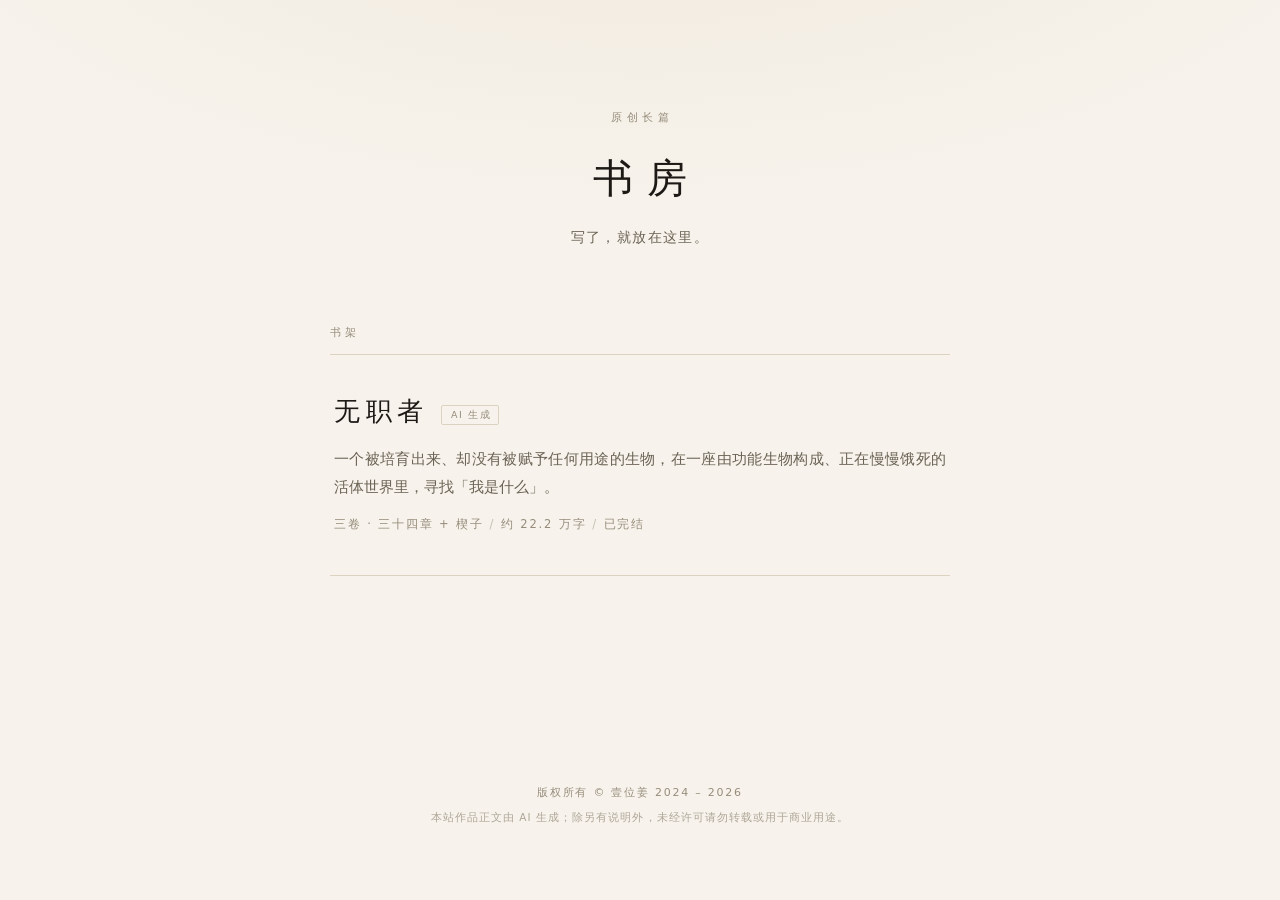
<file: site/index.html>
<!doctype html>
<html lang="zh-CN">
<head>
<meta charset="utf-8">
<meta name="viewport" content="width=device-width, initial-scale=1">
<title>书房 ·《无职者》全本在线阅读</title>
<meta name="description" content="《无职者》全本在线阅读：一个被培育出来、却没有被赋予任何用途的生物，在一座正在慢慢饿死的活体世界里，寻找「我是什么」。">
<meta property="og:type" content="website">
<meta property="og:site_name" content="书房">
<meta property="og:title" content="书房 ·《无职者》全本在线阅读">
<meta property="og:description" content="一个被培育出来、却没有被赋予任何用途的生物，在一座正在慢慢饿死的活体世界里，寻找「我是什么」。">
<meta property="og:image" content="https://abitginger.top/novels/assets/og-shelf.png">
<meta property="og:image:width" content="1200">
<meta property="og:image:height" content="1200">
<meta property="og:image:alt" content="书房 ·《无职者》全本在线阅读">
<meta property="og:url" content="https://abitginger.top/novels/">
<meta property="og:locale" content="zh_CN">
<meta name="twitter:card" content="summary_large_image">
<meta name="twitter:title" content="书房 ·《无职者》全本在线阅读">
<meta name="twitter:description" content="一个被培育出来、却没有被赋予任何用途的生物，在一座正在慢慢饿死的活体世界里，寻找「我是什么」。">
<meta name="twitter:image" content="https://abitginger.top/novels/assets/og-shelf.png">
<link rel="image_src" href="https://abitginger.top/novels/assets/og-shelf.png">
<link rel="icon" href="./assets/favicon.svg" type="image/svg+xml">
<link rel="apple-touch-icon" href="./assets/favicon.png">
<style>
  :root {
    --paper: #f7f3ec;
    --paper-2: #efe8db;
    --ink: #1d1a16;
    --ink-2: #3d3830;
    --ink-3: #6b6355;
    --muted: #968c7b;
    --line: #dcd2c0;
    --accent: #8c5a2b;
    --serif: "Source Han Serif SC", "Noto Serif CJK SC", "Songti SC", "STSong", "SimSun", "Georgia", serif;
    --sans: "PingFang SC", "Hiragino Sans GB", "Microsoft YaHei", "Segoe UI", system-ui, sans-serif;
  }
  @media (prefers-color-scheme: dark) {
    :root {
      --paper: #15130f;
      --paper-2: #1d1a15;
      --ink: #e9e1d3;
      --ink-2: #c9c0b0;
      --ink-3: #9d9484;
      --muted: #877e6f;
      --line: #2f2a22;
      --accent: #d19d66;
    }
  }
  * { box-sizing: border-box; }
  html { -webkit-text-size-adjust: 100%; }
  body {
    margin: 0;
    min-height: 100vh;
    background: var(--paper);
    background-image: radial-gradient(1200px 600px at 50% -200px, var(--paper-2), transparent 70%);
    background-attachment: fixed;
    color: var(--ink);
    font-family: var(--serif);
    line-height: 1.9;
    display: flex;
    flex-direction: column;
    align-items: center;
    padding: 12vh 24px 8vh;
  }
  main { width: 100%; max-width: 620px; flex: 1 0 auto; display: flex; flex-direction: column; }

  header { text-align: center; margin-bottom: 8vh; }
  .kicker {
    font-family: var(--sans);
    font-size: 11px;
    letter-spacing: .42em;
    text-indent: .42em;
    color: var(--muted);
    margin: 0 0 22px;
  }
  h1 {
    font-size: 40px;
    font-weight: 400;
    letter-spacing: .34em;
    text-indent: .34em;
    margin: 0 0 18px;
    line-height: 1.4;
  }
  .sub {
    font-size: 14px;
    letter-spacing: .1em;
    color: var(--ink-3);
    margin: 0;
  }

  .shelf-label {
    font-family: var(--sans);
    font-size: 11px;
    letter-spacing: .36em;
    color: var(--muted);
    border-bottom: 1px solid var(--line);
    padding-bottom: 10px;
    margin: 0 0 4px;
  }

  .book {
    display: block;
    text-decoration: none;
    color: inherit;
    padding: 28px 4px;
    border-bottom: 1px solid var(--line);
    transition: padding-left .25s ease, border-color .25s ease;
  }
  .book:hover { padding-left: 14px; border-bottom-color: var(--accent); }
  .book-title {
    font-size: 26px;
    letter-spacing: .22em;
    color: var(--ink);
    margin: 0 0 8px;
    display: flex;
    align-items: baseline;
    gap: 12px;
    flex-wrap: wrap;
  }
  .book:hover .book-title { color: var(--accent); }
  .ai-badge {
    font-family: var(--sans);
    font-size: 9.5px;
    letter-spacing: .18em;
    text-indent: .18em;
    color: var(--muted);
    border: 1px solid var(--line);
    border-radius: 2px;
    padding: 2px 6px 2px 7px;
    line-height: 1.4;
    font-weight: 400;
    transform: translateY(-2px);
  }
  .book-desc {
    font-size: 15px;
    color: var(--ink-3);
    margin: 0 0 12px;
    text-align: justify;
  }
  .book-meta {
    font-family: var(--sans);
    font-size: 11.5px;
    letter-spacing: .16em;
    color: var(--muted);
  }
  .book-meta .dot { margin: 0 .5em; opacity: .5; }

  footer {
    margin-top: auto;
    padding-top: 10vh;
    font-family: var(--sans);
    font-size: 11px;
    letter-spacing: .16em;
    color: var(--muted);
    text-align: center;
    line-height: 2;
  }
  footer .cr { margin: 0; }
  footer .cr-note {
    margin: 4px 0 0;
    font-size: 10.5px;
    letter-spacing: .1em;
    opacity: .75;
    line-height: 1.9;
  }
</style>
</head>
<body>
<main>
  <header>
    <p class="kicker">原创长篇</p>
    <h1>书房</h1>
    <p class="sub">写了，就放在这里。</p>
  </header>

  <p class="shelf-label">书架</p>

  <a class="book" href="./wuzhizhe/">
    <p class="book-title">无职者<span class="ai-badge" title="正文由 AI 模型 DeepSeek-V4-Flash-0731-W8A8 生成">AI 生成</span></p>
    <p class="book-desc">一个被培育出来、却没有被赋予任何用途的生物，在一座由功能生物构成、正在慢慢饿死的活体世界里，寻找「我是什么」。</p>
    <p class="book-meta">三卷 · 三十四章 + 楔子<span class="dot">/</span>约 22.2 万字<span class="dot">/</span>已完结</p>
  </a>

  <footer>
    <p class="cr">版权所有 © 壹位姜 2024 – <span id="year">2026</span></p>
    <p class="cr-note">本站作品正文由 AI 生成；除另有说明外，未经许可请勿转载或用于商业用途。</p>
  </footer>
</main>
<script>
  document.getElementById('year').textContent = new Date().getFullYear();
</script>
</body>
</html>
</file>
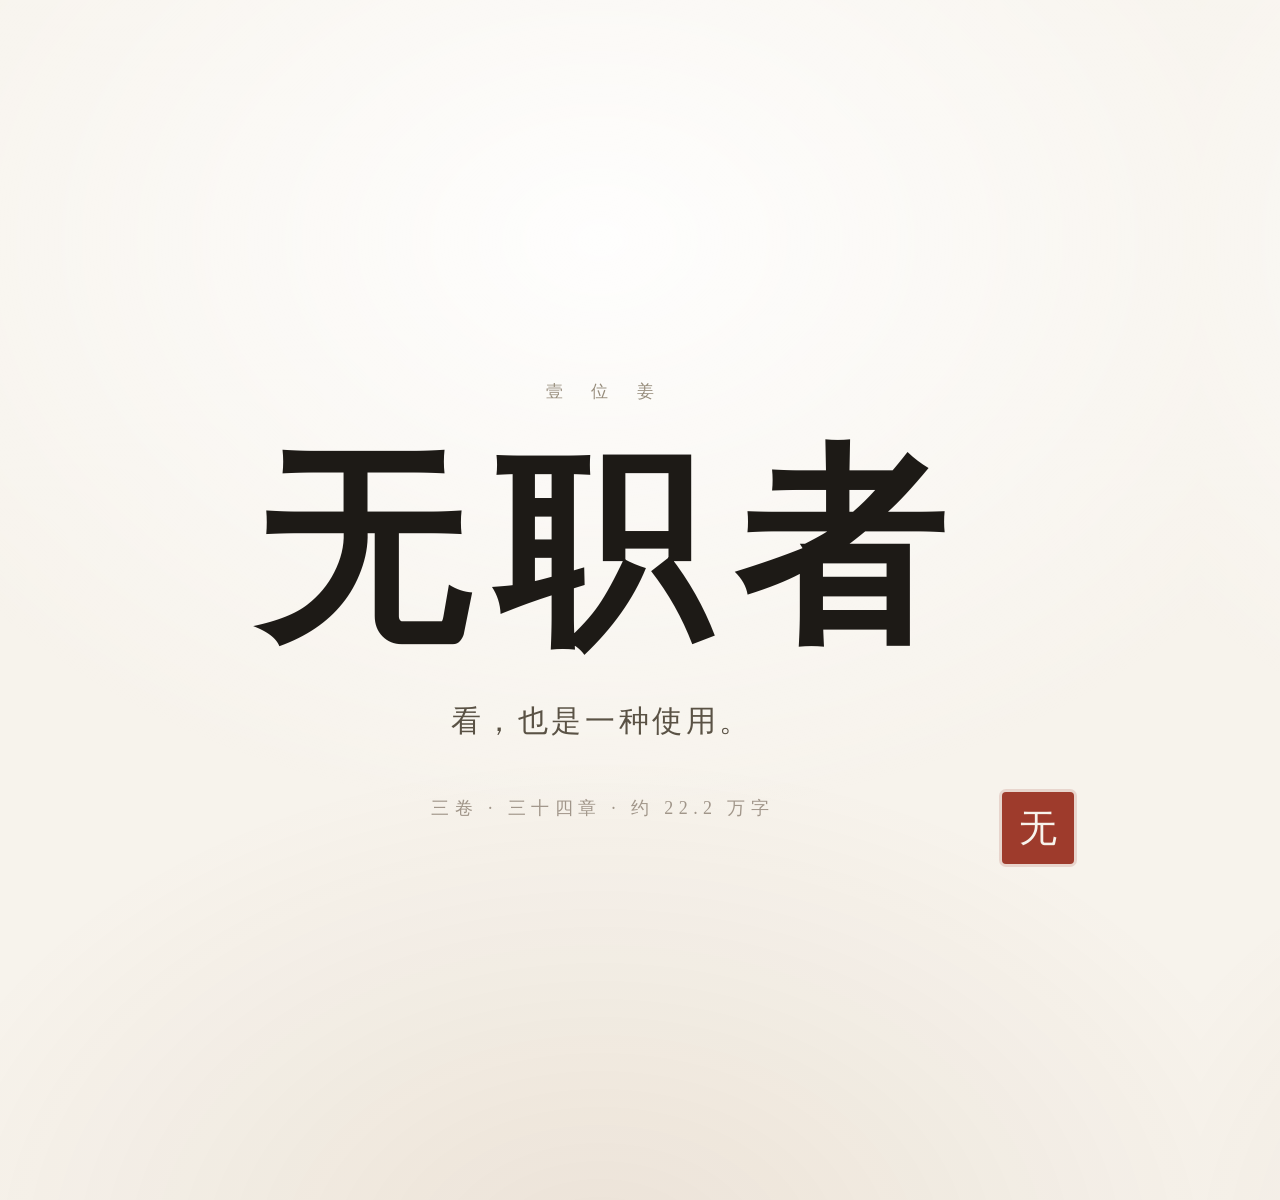
<file: tools/og/book.html>
<!doctype html>
<html lang="zh-CN">
<head>
<meta charset="utf-8">
<style>
  * { margin: 0; padding: 0; box-sizing: border-box; }
  html, body { width: 1200px; height: 1200px; overflow: hidden; }
  body {
    background: #f7f3ec;
    background-image:
      radial-gradient(110% 80% at 50% 20%, rgba(255,255,255,.9), rgba(247,243,236,0) 60%),
      radial-gradient(85% 60% at 50% 105%, rgba(140,90,43,.11), rgba(140,90,43,0) 70%);
    font-family: "Noto Serif SC", "NotoSerifSC", "Source Han Serif SC", "SimSun", serif;
    color: #1d1a16;
    position: relative;
  }
  .inner {
    position: absolute; left: 0; right: 0; top: 300px; height: 600px;
    display: flex; flex-direction: column; align-items: center; justify-content: center;
    text-align: center;
  }
  .kicker {
    font-size: 17px; letter-spacing: .7em; text-indent: .7em;
    color: #968c7b; margin-bottom: 40px;
  }
  h1 {
    font-size: 210px; font-weight: 600; line-height: 1.02;
    letter-spacing: .14em; text-indent: .14em;
  }
  .quote {
    margin-top: 44px;
    font-size: 30px; letter-spacing: .12em; text-indent: .12em; color: #5a5245;
  }
  .foot {
    margin-top: 54px;
    font-size: 18px; letter-spacing: .3em; text-indent: .3em; color: #a1968a;
  }
  .seal {
    position: absolute; right: 126px; bottom: 336px;
    width: 72px; height: 72px; border-radius: 4px;
    background: #9e3b2c; color: #f7f3ec;
    font-size: 38px; line-height: 72px; text-align: center;
    box-shadow: 0 0 0 3px rgba(158,59,44,.16);
  }
</style>
</head>
<body>
  <div class="inner">
    <div class="kicker">壹 位 姜</div>
    <h1>无职者</h1>
    <div class="quote">看，也是一种使用。</div>
    <div class="foot">三卷 · 三十四章 · 约 22.2 万字</div>
  </div>
  <div class="seal">无</div>
</body>
</html>
</file>
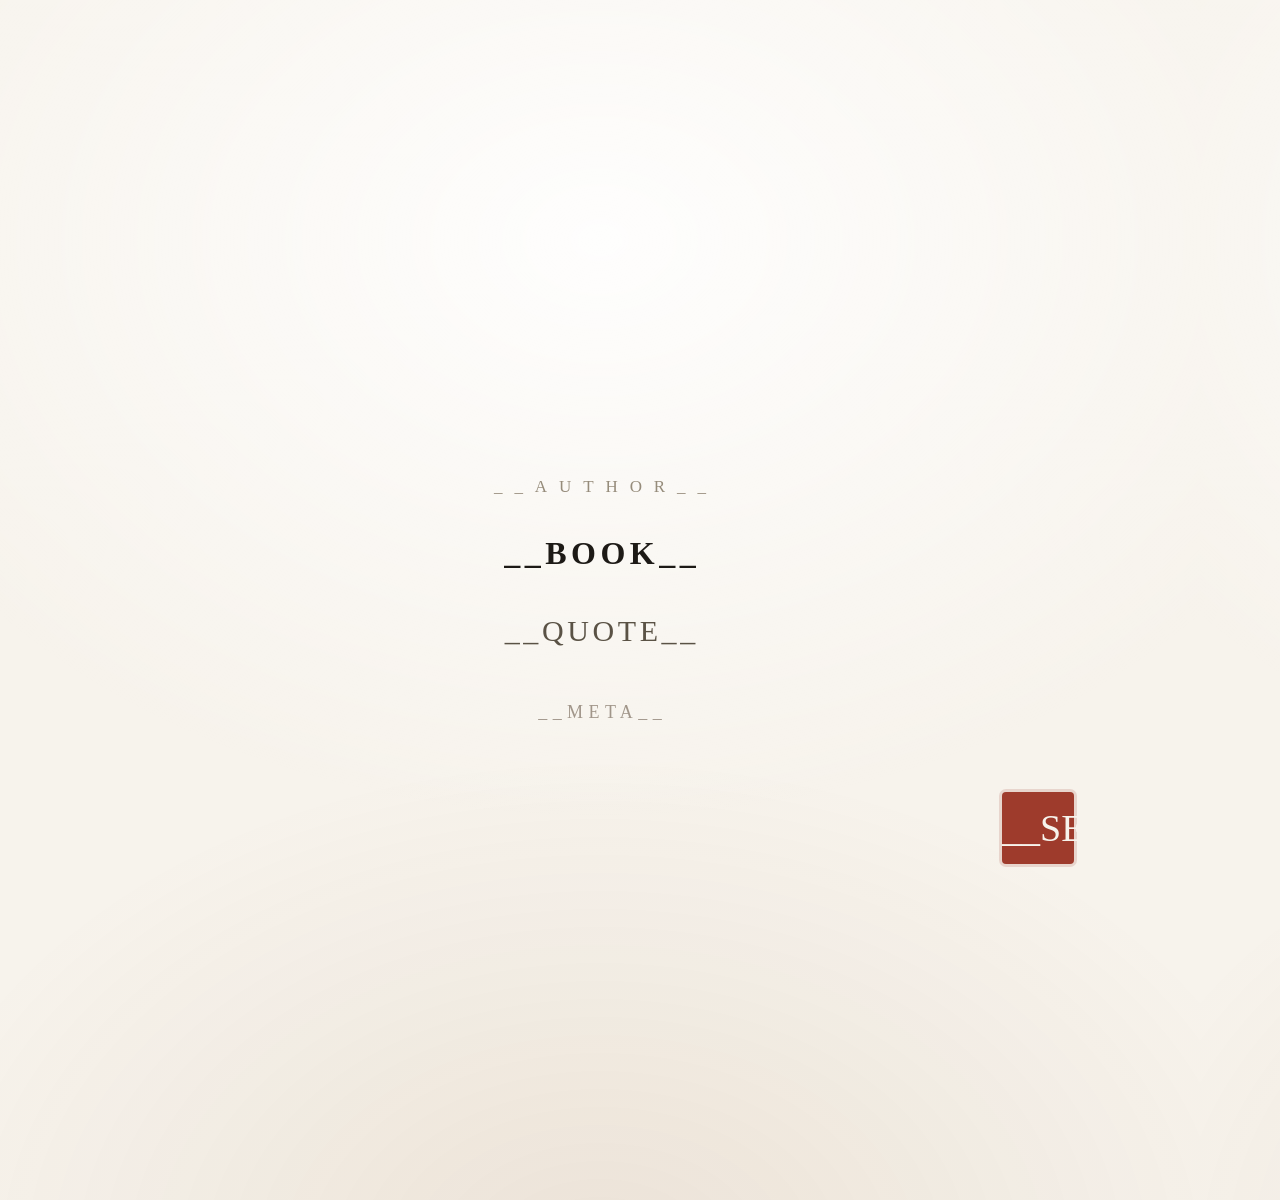
<file: tools/og/cover.html>
<!doctype html>
<html lang="zh-CN">
<head>
<meta charset="utf-8">
<style>
  * { margin: 0; padding: 0; box-sizing: border-box; }
  html, body { width: 1200px; height: 1200px; overflow: hidden; }
  body {
    background: #f7f3ec;
    background-image:
      radial-gradient(110% 80% at 50% 20%, rgba(255,255,255,.9), rgba(247,243,236,0) 60%),
      radial-gradient(85% 60% at 50% 105%, rgba(140,90,43,.11), rgba(140,90,43,0) 70%);
    font-family: "Noto Serif SC", "NotoSerifSC", "Source Han Serif SC", "SimSun", serif;
    color: #1d1a16;
    position: relative;
  }
  .inner {
    position: absolute; left: 0; right: 0; top: 300px; height: 600px;
    display: flex; flex-direction: column; align-items: center; justify-content: center;
    text-align: center;
  }
  .kicker {
    font-size: 17px; letter-spacing: .7em; text-indent: .7em;
    color: #968c7b; margin-bottom: 40px;
  }
  h1 {
    font-size: __TITLE_SIZE__px; font-weight: 600; line-height: 1.02;
    letter-spacing: .14em; text-indent: .14em;
  }
  .quote {
    margin-top: 44px;
    font-size: 30px; letter-spacing: .12em; text-indent: .12em; color: #5a5245;
  }
  .foot {
    margin-top: 54px;
    font-size: 18px; letter-spacing: .3em; text-indent: .3em; color: #a1968a;
  }
  .seal {
    position: absolute; right: 126px; bottom: 336px;
    width: 72px; height: 72px; border-radius: 4px;
    background: #9e3b2c; color: #f7f3ec;
    font-size: 38px; line-height: 72px; text-align: center;
    box-shadow: 0 0 0 3px rgba(158,59,44,.16);
  }
</style>
</head>
<body>
  <div class="inner">
    <div class="kicker">__AUTHOR__</div>
    <h1>__BOOK__</h1>
    <div class="quote">__QUOTE__</div>
    <div class="foot">__META__</div>
  </div>
  <div class="seal">__SEAL__</div>
</body>
</html>
</file>
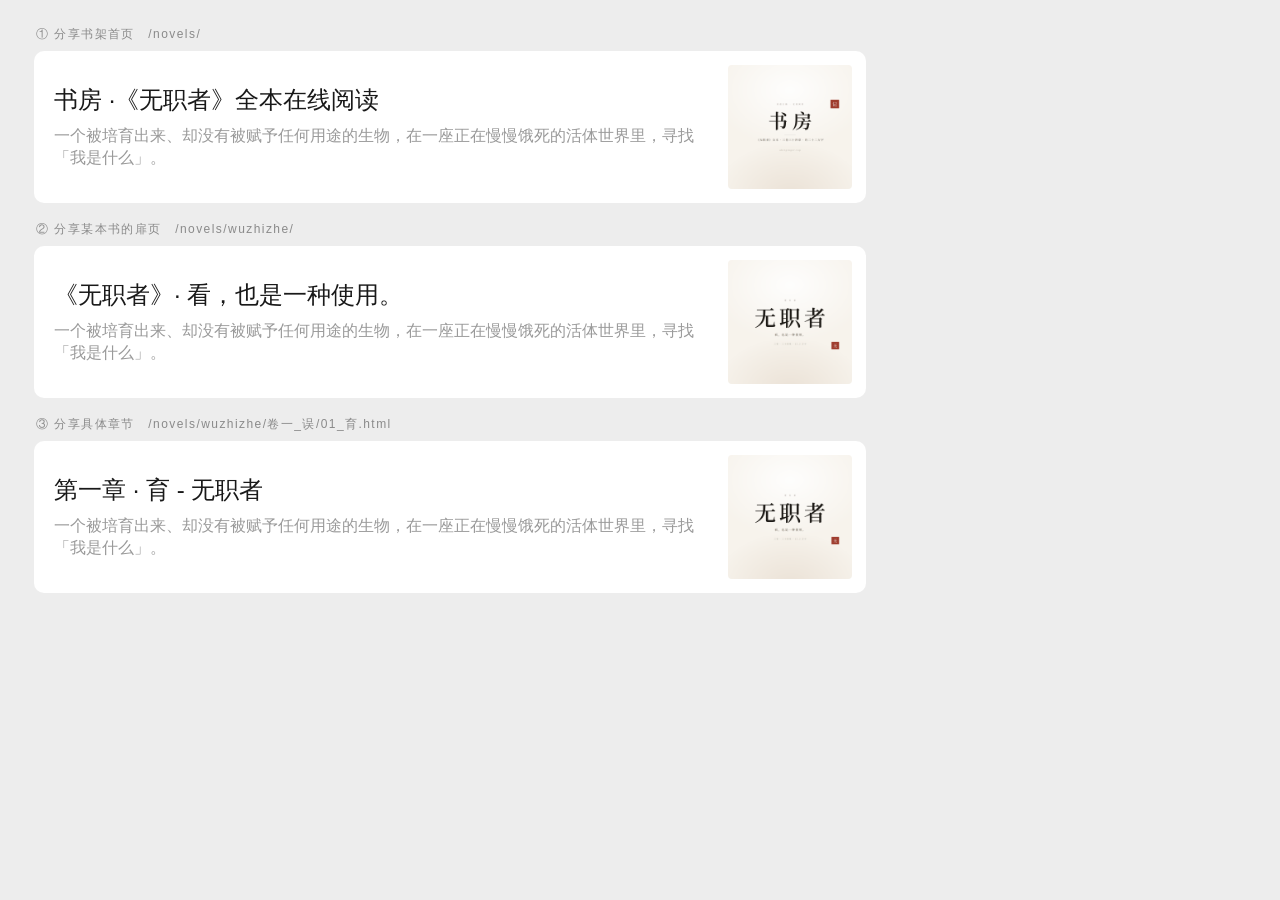
<file: tools/og/preview.html>
<!doctype html>
<html lang="zh-CN">
<head>
<meta charset="utf-8">
<style>
  * { margin: 0; padding: 0; box-sizing: border-box; }
  html, body { width: 900px; height: 690px; overflow: hidden; }
  body {
    background: #ededed;
    font-family: "PingFang SC", "Microsoft YaHei", "Noto Sans SC", sans-serif;
    padding: 26px 34px;
  }
  .label {
    font-size: 12px; color: #8a8a8a; letter-spacing: .12em;
    margin: 0 0 8px 2px;
  }
  .card {
    display: flex; background: #fff; border-radius: 10px;
    padding: 14px 14px 14px 20px; margin-bottom: 18px;
    height: 152px;
  }
  .txt { flex: 1; min-width: 0; display: flex; flex-direction: column; justify-content: center; }
  .title {
    font-size: 24px; color: #191919; line-height: 1.32;
    display: -webkit-box; -webkit-line-clamp: 2; -webkit-box-orient: vertical; overflow: hidden;
  }
  .desc {
    font-size: 16px; color: #9a9a9a; line-height: 1.4; margin-top: 9px;
    display: -webkit-box; -webkit-line-clamp: 2; -webkit-box-orient: vertical; overflow: hidden;
  }
  .thumb {
    width: 124px; height: 124px; margin-left: 18px; flex: none;
    border-radius: 4px; overflow: hidden; background: #f0ece4;
  }
  .thumb img { width: 100%; height: 100%; object-fit: cover; object-position: center; display: block; }
</style>
</head>
<body>
  <div class="label">① 分享书架首页　/novels/</div>
  <div class="card">
    <div class="txt">
      <div class="title">书房 ·《无职者》全本在线阅读</div>
      <div class="desc">一个被培育出来、却没有被赋予任何用途的生物，在一座正在慢慢饿死的活体世界里，寻找「我是什么」。</div>
    </div>
    <div class="thumb"><img src="../../site/assets/og-shelf.png"></div>
  </div>

  <div class="label">② 分享某本书的扉页　/novels/wuzhizhe/</div>
  <div class="card">
    <div class="txt">
      <div class="title">《无职者》· 看，也是一种使用。</div>
      <div class="desc">一个被培育出来、却没有被赋予任何用途的生物，在一座正在慢慢饿死的活体世界里，寻找「我是什么」。</div>
    </div>
    <div class="thumb"><img src="../../site/assets/og-wuzhizhe.png"></div>
  </div>

  <div class="label">③ 分享具体章节　/novels/wuzhizhe/卷一_误/01_育.html</div>
  <div class="card">
    <div class="txt">
      <div class="title">第一章 · 育 - 无职者</div>
      <div class="desc">一个被培育出来、却没有被赋予任何用途的生物，在一座正在慢慢饿死的活体世界里，寻找「我是什么」。</div>
    </div>
    <div class="thumb"><img src="../../site/assets/og-wuzhizhe.png"></div>
  </div>
</body>
</html>
</file>
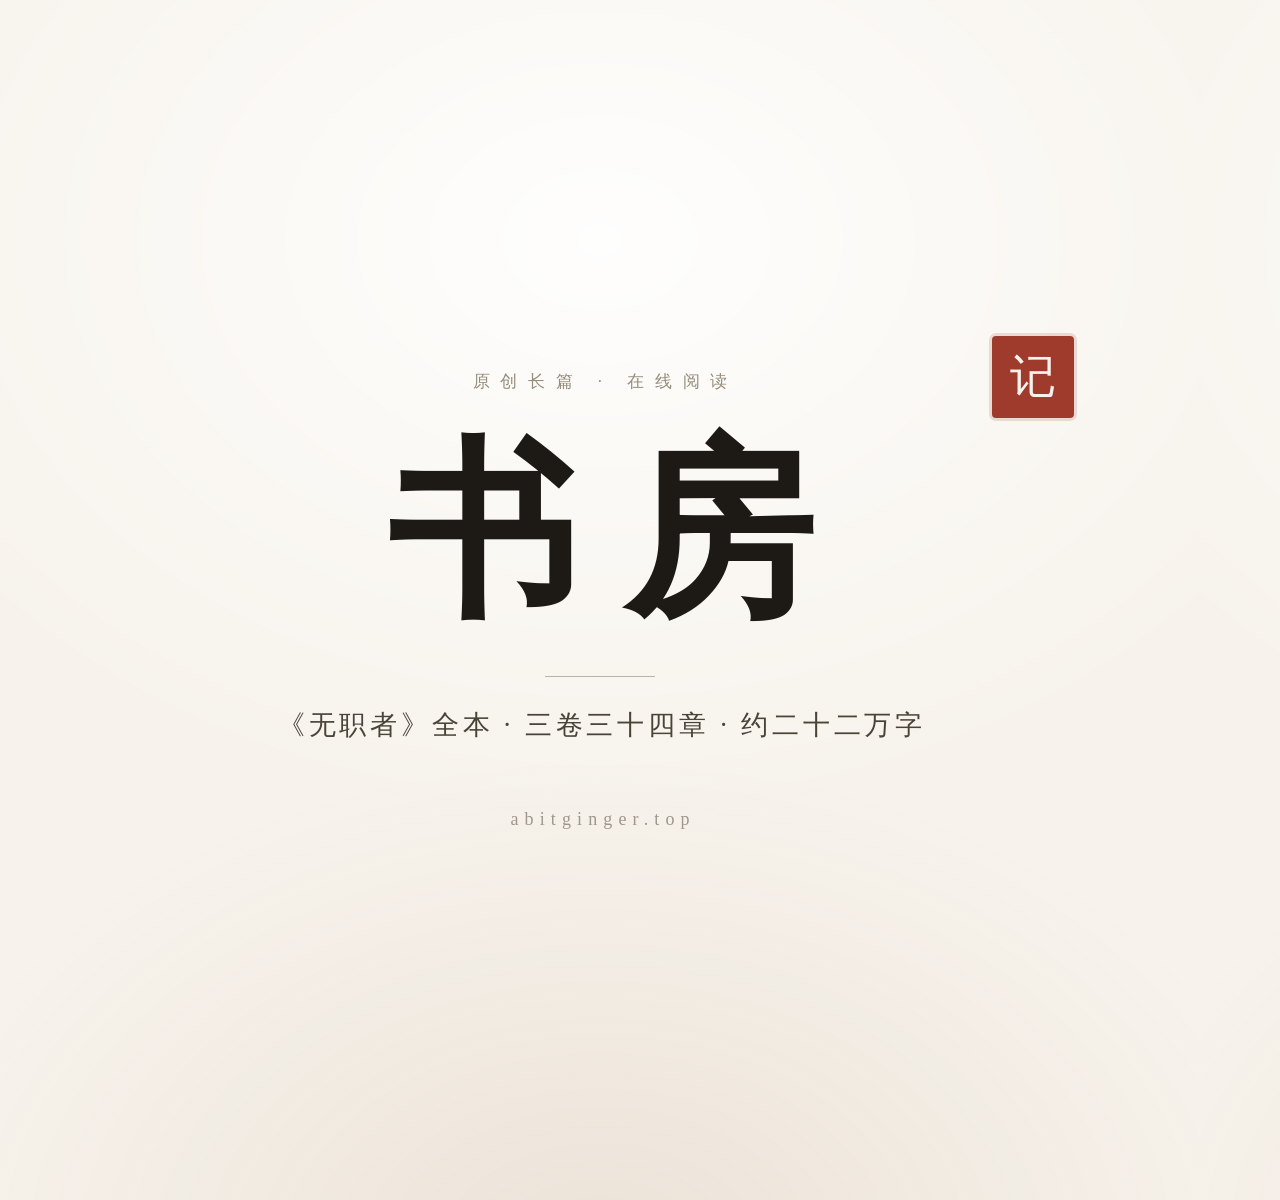
<file: tools/og/shelf.html>
<!doctype html>
<html lang="zh-CN">
<head>
<meta charset="utf-8">
<style>
  * { margin: 0; padding: 0; box-sizing: border-box; }
  html, body { width: 1200px; height: 1200px; overflow: hidden; }
  body {
    background: #f7f3ec;
    background-image:
      radial-gradient(110% 80% at 50% 20%, rgba(255,255,255,.9), rgba(247,243,236,0) 60%),
      radial-gradient(85% 60% at 50% 105%, rgba(140,90,43,.11), rgba(140,90,43,0) 70%);
    font-family: "Noto Serif SC", "NotoSerifSC", "Source Han Serif SC", "SimSun", serif;
    color: #1d1a16;
    position: relative;
  }
  /* 正文全部落在 y≈300–900 的中央安全带内：方图完整显示，宽屏裁切也不切字 */
  .inner {
    position: absolute; left: 0; right: 0; top: 300px; height: 600px;
    display: flex; flex-direction: column; align-items: center; justify-content: center;
    text-align: center;
  }
  .kicker {
    font-size: 17px; letter-spacing: .62em; text-indent: .62em;
    color: #968c7b; margin-bottom: 44px;
  }
  h1 {
    font-size: 190px; font-weight: 600; line-height: 1.02;
    letter-spacing: .24em; text-indent: .24em;
  }
  .rule { width: 110px; height: 1px; background: rgba(29,26,22,.3); margin: 46px 0 30px; }
  .sub { font-size: 27px; letter-spacing: .14em; text-indent: .14em; color: #4a4438; }
  .foot {
    margin-top: 66px;
    font-size: 18px; letter-spacing: .34em; text-indent: .34em; color: #a1968a;
  }
  .seal {
    position: absolute; right: 126px; top: 336px;
    width: 82px; height: 82px; border-radius: 4px;
    background: #9e3b2c; color: #f7f3ec;
    font-size: 46px; line-height: 82px; text-align: center;
    box-shadow: 0 0 0 3px rgba(158,59,44,.16);
  }
</style>
</head>
<body>
  <div class="seal">记</div>
  <div class="inner">
    <div class="kicker">原创长篇 · 在线阅读</div>
    <h1>书房</h1>
    <div class="rule"></div>
    <div class="sub">《无职者》全本 · 三卷三十四章 · 约二十二万字</div>
    <div class="foot">abitginger.top</div>
  </div>
</body>
</html>
</file>
